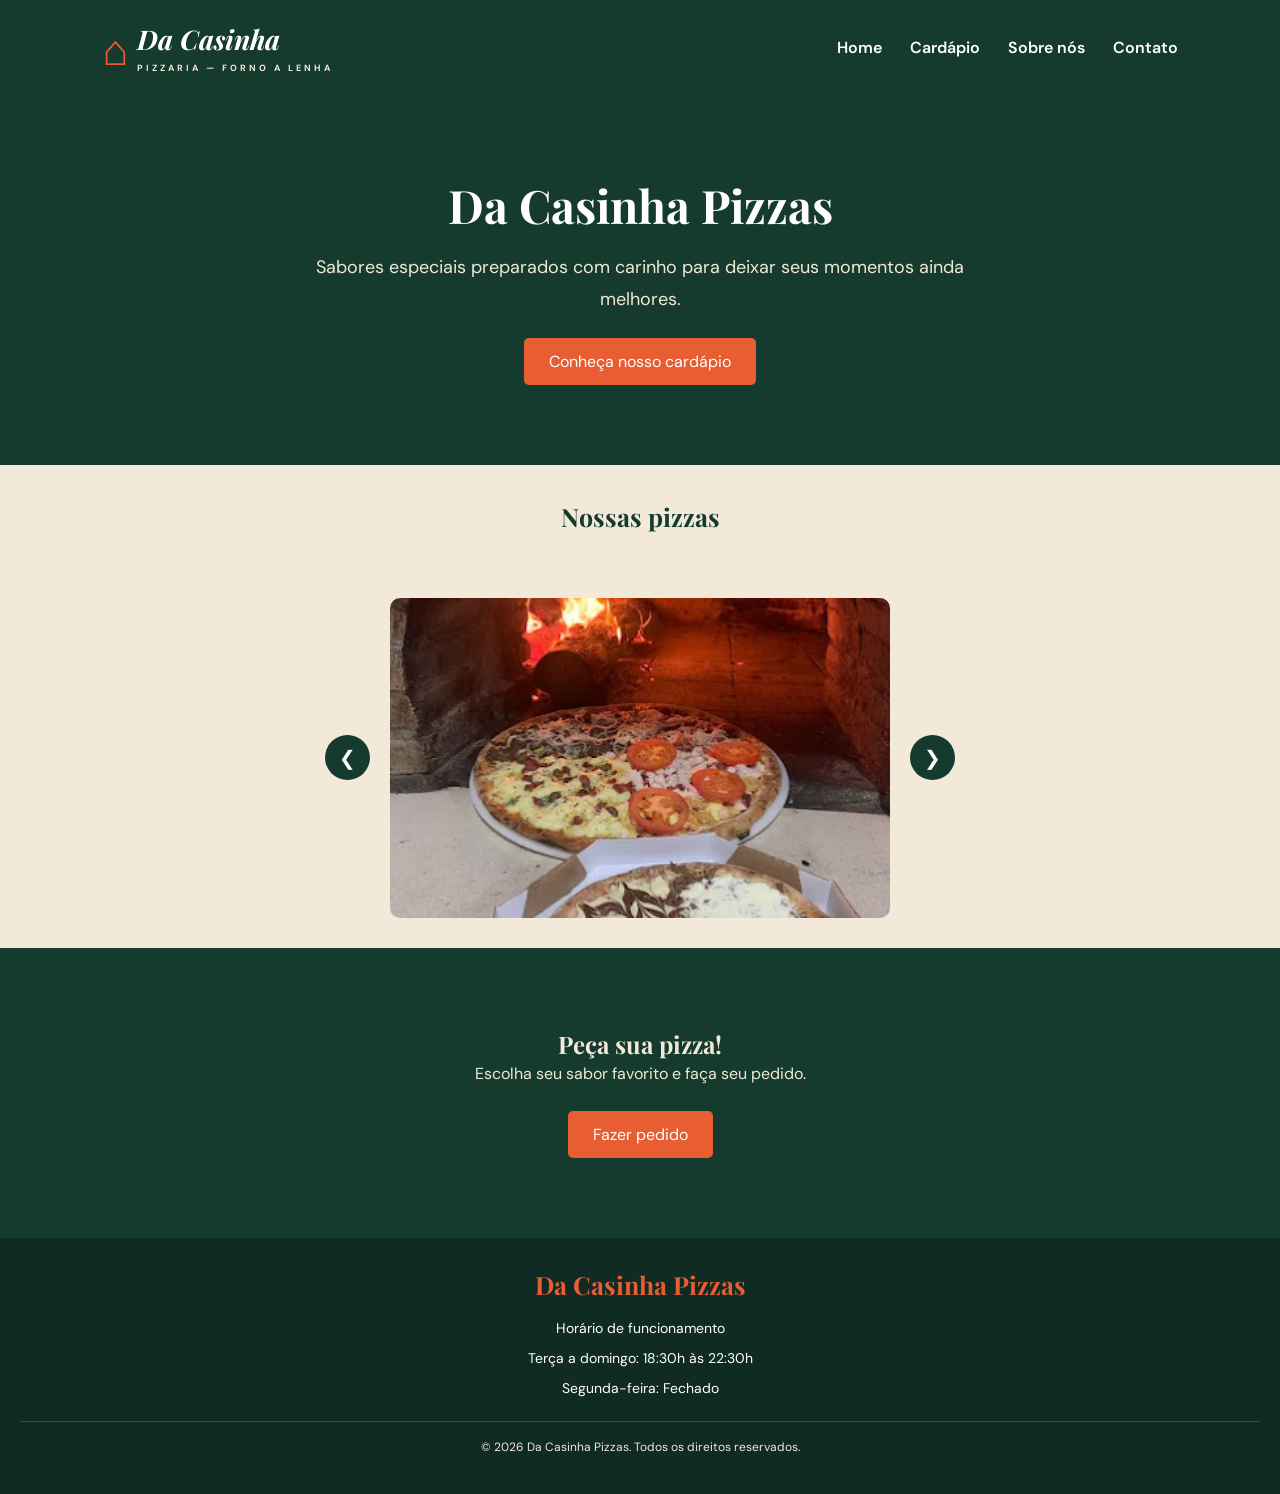
<file: index.html>
<!DOCTYPE html>
<html lang="pt-BR">

<head>
    <meta charset="UTF-8">
    <meta name="viewport" content="width=device-width, initial-scale=1.0">

    <meta name="description" content="Conheça a Da Casinha Pizzas. Pizzas deliciosas em Balneário Rincão.">

    <title>Da Casinha Pizzas</title>

    <link rel="icon" href="/img/OIP.webp">
    <link rel="stylesheet" href="/css/estilo.css">
</head>

<body>

    <header>

        <a href="index.html" class="logo">
            <span class="logo-casa">⌂</span>
            <span>Da Casinha</span>
            <small>PIZZARIA — FORNO A LENHA</small>
        </a>

        <nav>
            <ul>
                <li><a href="index.html">Home</a></li>
                <li><a href="cardapio.html">Cardápio</a></li>
                <li><a href="sobre.html">Sobre nós</a></li>
                <li><a href="contato.html">Contato</a></li>
            </ul>
        </nav>

    </header>

    <main>

        <section id="apresentacao">

            <h1>Da Casinha Pizzas</h1>

            <p>
                Sabores especiais preparados com carinho
                para deixar seus momentos ainda melhores.
            </p>

            <a href="cardapio.html">Conheça nosso cardápio</a>

        </section>


        <section>

            <h3>Nossas pizzas</h3>

            <div id="carrossel">

                <button id="anterior">❮</button>

                <img
                    id="imagem-carrossel"
                    src="/img/pizza boa.jpg"
                    alt="Pizza da Casinha">

                <button id="proximo">❯</button>

            </div>

        </section>


        <section id="destaques">

            <h2>Peça sua pizza!</h2>

            <p>
                Escolha seu sabor favorito e faça seu pedido.
            </p>

            <a href="https://api.whatsapp.com/send?phone=5548991827360"
               target="_blank">
                Fazer pedido
            </a>

        </section>

    </main>

<footer>

    <h3>Da Casinha Pizzas</h3>

    <p>Horário de funcionamento</p>

    <p>
        Terça a domingo: 18:30h às 22:30h
    </p>

    <p>
        Segunda-feira: Fechado
    </p>

    <p>&copy; 2026 Da Casinha Pizzas. Todos os direitos reservados.</p>

</footer>

    <script src="/java-scripts/move.js"></script>

</body>

</html>
</file>
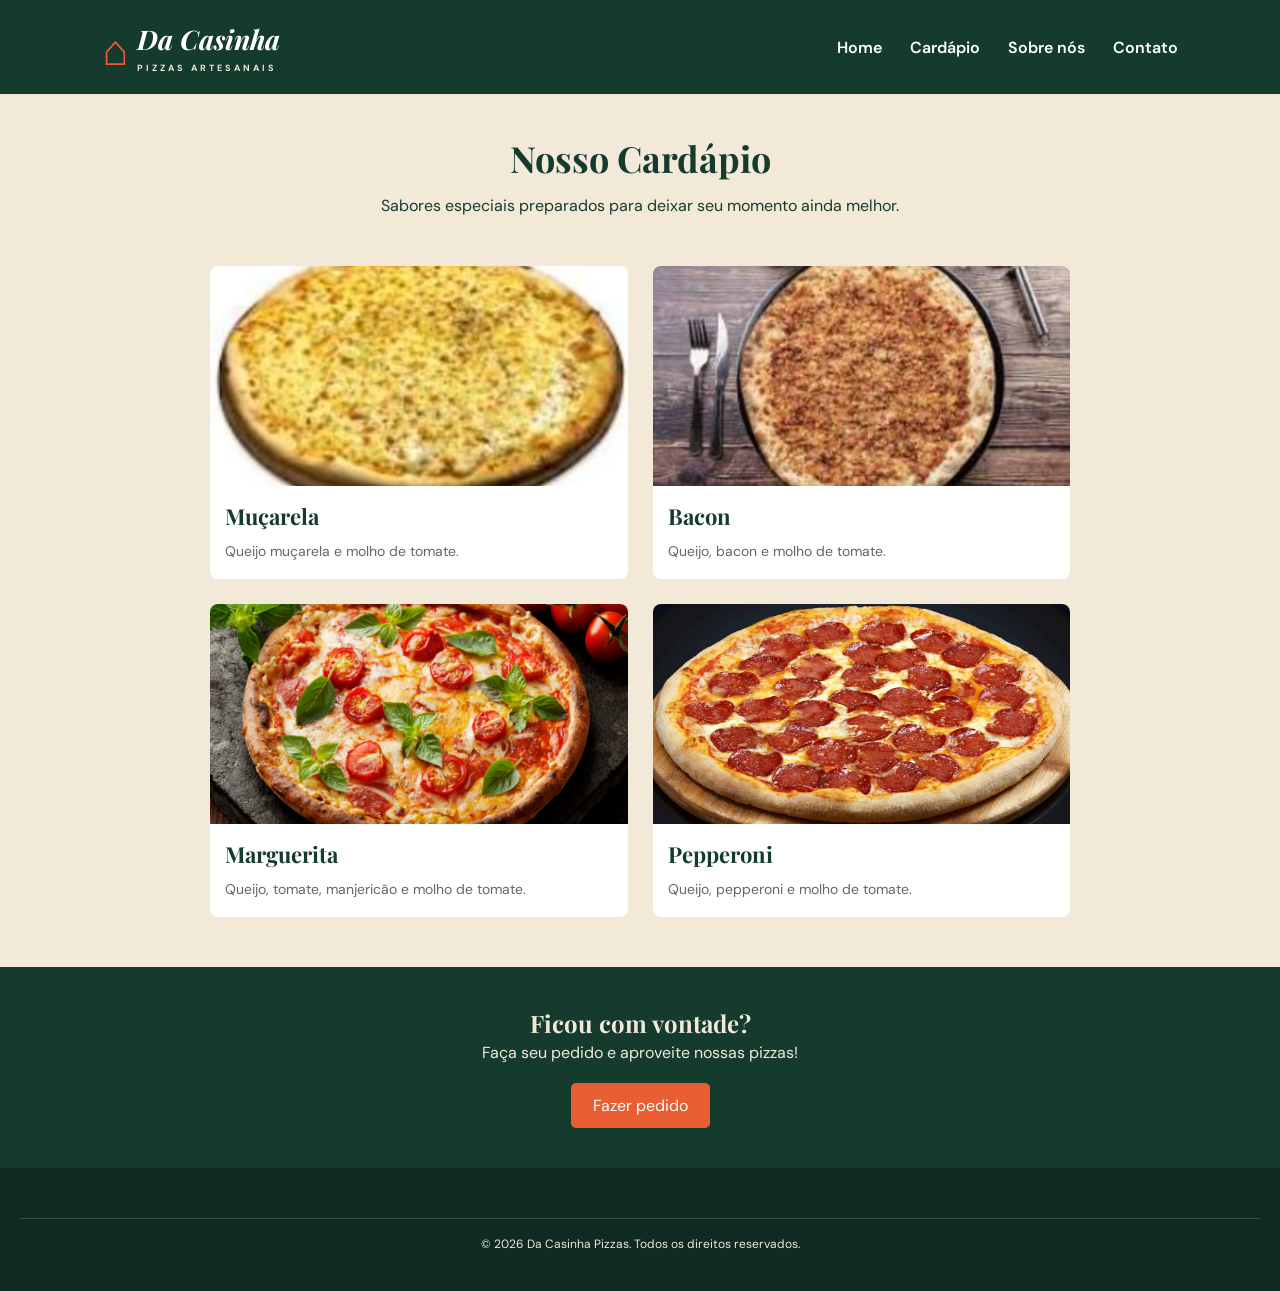
<file: cardapio.html>
<!DOCTYPE html>
<html lang="pt-BR">

<head>
    <meta charset="UTF-8">
    <meta name="viewport" content="width=device-width, initial-scale=1.0">

    <meta name="description" content="Confira o cardápio da Da Casinha Pizzas.">

    <title>Cardápio - Da Casinha Pizzas</title>

    <link rel="icon" href="/img/OIP.webp">
    <link rel="stylesheet" href="/css/estilo.css">
</head>

<body>

    <header>
        <a href="index.html" class="logo">
            <span class="logo-casa">⌂</span>
            <span>Da Casinha</span>
            <small>PIZZAS ARTESANAIS</small>
        </a>

        <nav>
            <ul>
                <li><a href="index.html">Home</a></li>
                <li><a href="cardapio.html">Cardápio</a></li>
                <li><a href="sobre.html">Sobre nós</a></li>
                <li><a href="contato.html">Contato</a></li>
            </ul>
        </nav>
    </header>

    <main>

        <section id="titulo-cardapio">
            <h1>Nosso Cardápio</h1>
            <p>Sabores especiais preparados para deixar seu momento ainda melhor.</p>
        </section>

        <section id="tradicionais">

            <article class="pizza">
                <img src="/img/muçarela.avif" alt="Pizza de muçarela">
                <div class="informacao-pizza">
                    <h3>Muçarela</h3>
                    <p>Queijo muçarela e molho de tomate.</p>
                </div>
            </article>

            <article class="pizza">
                <img src="/img/pizza de bacon.avif" alt="Pizza de bacon">
                <div class="informacao-pizza">
                    <h3>Bacon</h3>
                    <p>Queijo, bacon e molho de tomate.</p>
                </div>
            </article>

            <article class="pizza">
                <img src="/img/pizza marguerita muito boa tambem.jpeg" alt="Pizza marguerita">
                <div class="informacao-pizza">
                    <h3>Marguerita</h3>
                    <p>Queijo, tomate, manjericão e molho de tomate.</p>
                </div>
            </article>

            <article class="pizza">
                <img src="/img/pizza muito boa 1.jpg" alt="Pizza de pepperoni">
                <div class="informacao-pizza">
                    <h3>Pepperoni</h3>
                    <p>Queijo, pepperoni e molho de tomate.</p>
                </div>
            </article>

        </section>

        <section id="pedido-cardapio">
            <h2>Ficou com vontade?</h2>
            <p>Faça seu pedido e aproveite nossas pizzas!</p>
            <a href="https://api.whatsapp.com/send?phone=5548991827360" target="_blank">
                Fazer pedido
            </a>
        </section>

    </main>

    <footer>
        <p>&copy; 2026 Da Casinha Pizzas. Todos os direitos reservados.</p>
    </footer>

</body>
</html>
</file>
<file: css/estilo.css>
@import url('https://fonts.googleapis.com/css2?family=DM+Sans:wght@400;500;600;700&family=Playfair+Display:wght@500;600;700&display=swap');

* {
    margin: 0;
    padding: 0;
    box-sizing: border-box;
}

body {
    min-height: 100vh;
    display: flex;
    flex-direction: column;
    font-family: 'DM Sans', sans-serif;
    background: #F2E9D8;
    color: #153B2F;
}

main {
    flex: 1;
}

h1, h2, h3 {
    font-family: 'Playfair Display', serif;
}

p {
    line-height: 1.8;
}

/* CABEÇALHO */

header {
    background: #153B2F;
    display: flex;
    justify-content: space-between;
    align-items: center;
    padding: 18px 8%;
}

header a {
    color: white;
    text-decoration: none;
}

header .logo {
    display: grid;
    grid-template-columns: auto auto;
    align-items: center;
    column-gap: 9px;
    font-family: 'Playfair Display', serif;
    font-size: 27px;
    font-style: italic;
    font-weight: 700;
}

.logo-casa {
    grid-row: span 2;
    color: #E85D32;
    font-size: 43px;
}

.logo small {
    font-family: 'DM Sans', sans-serif;
    font-size: 9px;
    font-style: normal;
    letter-spacing: 3px;
    color: #F2E9D8;
}

header ul {
    display: flex;
    gap: 28px;
    list-style: none;
}

header nav a {
    font-weight: 600;
}

header nav a:hover {
    color: #E85D32;
}

/* APRESENTAÇÃO */

#apresentacao, #destaques {
    background: #153B2F;
    color: #F2E9D8;
    text-align: center;
    padding: 80px 20px;
}

#apresentacao h1 {
    color: white;
    font-size: 46px;
    margin-bottom: 15px;
}

#apresentacao p {
    font-size: 18px;
    max-width: 650px;
    margin: auto;
}

#apresentacao a, #destaques a {
    display: inline-block;
    margin-top: 22px;
    padding: 13px 25px;
    background: #E85D32;
    color: white;
    text-decoration: none;
    border-radius: 5px;
}

#apresentacao a:hover, #destaques a:hover {
    background: #c94725;
}

/* CARROSSEL */

#carrossel {
    display: flex;
    align-items: center;
    justify-content: center;
    gap: 20px;
    padding: 30px 20px;
}

#carrossel img {
    width: 500px;
    max-width: 75%;
    height: 320px;
    object-fit: cover;
    border-radius: 10px;
}

#carrossel button {
    background: #153B2F;
    color: white;
    border: none;
    border-radius: 50%;
    width: 45px;
    height: 45px;
    font-size: 20px;
    cursor: pointer;
}

#carrossel button:hover {
    background: #E85D32;
}

h3 {
    text-align: center;
    font-size: 25px;
    margin: 35px 0;
}

#sobre {           /* SOBRE NÓS */
    background: #153B2F;
    color: #F2E9D8;
    display: flex;
    flex-direction: column;
    align-items: center;
    gap: 40px;
    padding: 65px 20px;
}

#sobre article {
    max-width: 750px;
    display: flex;
    flex-direction: column;
    gap: 20px;
    line-height: 1.8;
}

#sobre h1, #sobre h2 {
    color: #E85D32;
}

.fotos-sobre {
    display: grid;
    grid-template-columns: 2fr 1fr;
    align-items: center;
    gap: 25px;
    width: 100%;
    max-width: 1000px;
}

.fotos-sobre img {
    width: 100%;
    height: 280px;
    object-fit: cover;
    border-radius: 10px;
}

.fotos-sobre img:first-child {
    height: 350px;
}

#contato {  /* CONTATO */
    background: #153B2F;
    color: #F2E9D8;
    text-align: center;
    padding: 60px 20px;
}

#contato h1 {
    color: #E85D32;
    font-size: 38px;
    margin-bottom: 15px;
}

#contato article {
    display: inline-flex;
    flex-direction: column;
    justify-content: center;
    gap: 12px;
    vertical-align: top;
    background: #F2E9D8;
    color: #153B2F;
    width: 240px;
    min-height: 150px;
    margin: 25px 10px 0;
    padding: 22px 15px;
    border-radius: 8px;
}

#contato article h2 {
    font-size: 21px;
}

#contato a {
    color: #E85D32;
    text-decoration: none;
    font-weight: 700;
}

#contato a:hover {
    text-decoration: underline;
}

#localizacao {       /* LOCALIZAÇÃO */
    text-align: center;
    padding: 55px 20px;
}

#localizacao h2 {
    font-size: 30px;
    margin-bottom: 15px;
}

#localizacao p {
    margin: 15px 0;
}

#localizacao iframe {
    width: 100%;
    max-width: 1000px;
    border: 0;
    border-radius: 8px;
}

footer {
    background: #102B24;
    color: white;
    text-align: center;
    padding: 30px 20px;
}

footer h3 {
    color: #E85D32;
    font-size: 25px;
    margin: 0 0 15px;
}

footer p {
    font-size: 14px;
    margin: 5px 0;
}

footer p:last-child {
    margin-top: 20px;
    padding-top: 15px;
    border-top: 1px solid #355047;
    font-size: 12px;
    color: #F2E9D8;
}

@media (max-width: 659px) {   /* CELULAR */

    header {
        flex-direction: column;
        gap: 20px;
        padding: 20px;
    }

    header ul {
        flex-wrap: wrap;
        justify-content: center;
        gap: 15px;
    }

    #apresentacao h1 {
        font-size: 32px;
    }

    #carrossel {
        gap: 8px;
    }

    #carrossel img {
        height: 220px;
    }

    #carrossel button {
        width: 35px;
        height: 35px;
        font-size: 16px;
    }

    .fotos-sobre {
        grid-template-columns: 1fr;
    }

    .fotos-sobre img,
    .fotos-sobre img:first-child {
        height: 250px;
    }

    #contato article {
        width: 100%;
        max-width: 300px;
    }

    #localizacao iframe {
        height: 300px;
    }
}

#titulo-cardapio {      /* CARDÁPIO */
    text-align: center;
    padding: 40px 20px 15px;
}

#titulo-cardapio h1 {
    font-size: 36px;
    margin-bottom: 10px;
}

#tradicionais {
    display: grid;
    grid-template-columns: repeat(2, 1fr);
    gap: 25px;
    max-width: 900px;
    margin: 30px auto 50px;
    padding: 0 20px;
}

.pizza {
    background: white;
    border-radius: 8px;
    overflow: hidden;
}

.pizza img {
    width: 100%;
    height: 220px;
    object-fit: cover;
    display: block;
}

.informacao-pizza {
    padding: 15px;
}

.informacao-pizza h3 {
    text-align: left;
    font-size: 22px;
    margin: 0 0 8px;
}

.informacao-pizza p {
    color: #666;
    font-size: 14px;
}

#pedido-cardapio {
    background: #153B2F;
    color: #F2E9D8;
    text-align: center;
    padding: 40px 20px;
}

#pedido-cardapio a {
    display: inline-block;
    margin-top: 15px;
    padding: 12px 22px;
    background: #E85D32;
    color: white;
    text-decoration: none;
    border-radius: 5px;
}

@media (max-width: 659px) {
    #tradicionais {
        grid-template-columns: 1fr;
    }

    #titulo-cardapio h1 {
        font-size: 30px;
    }
}
</file>
